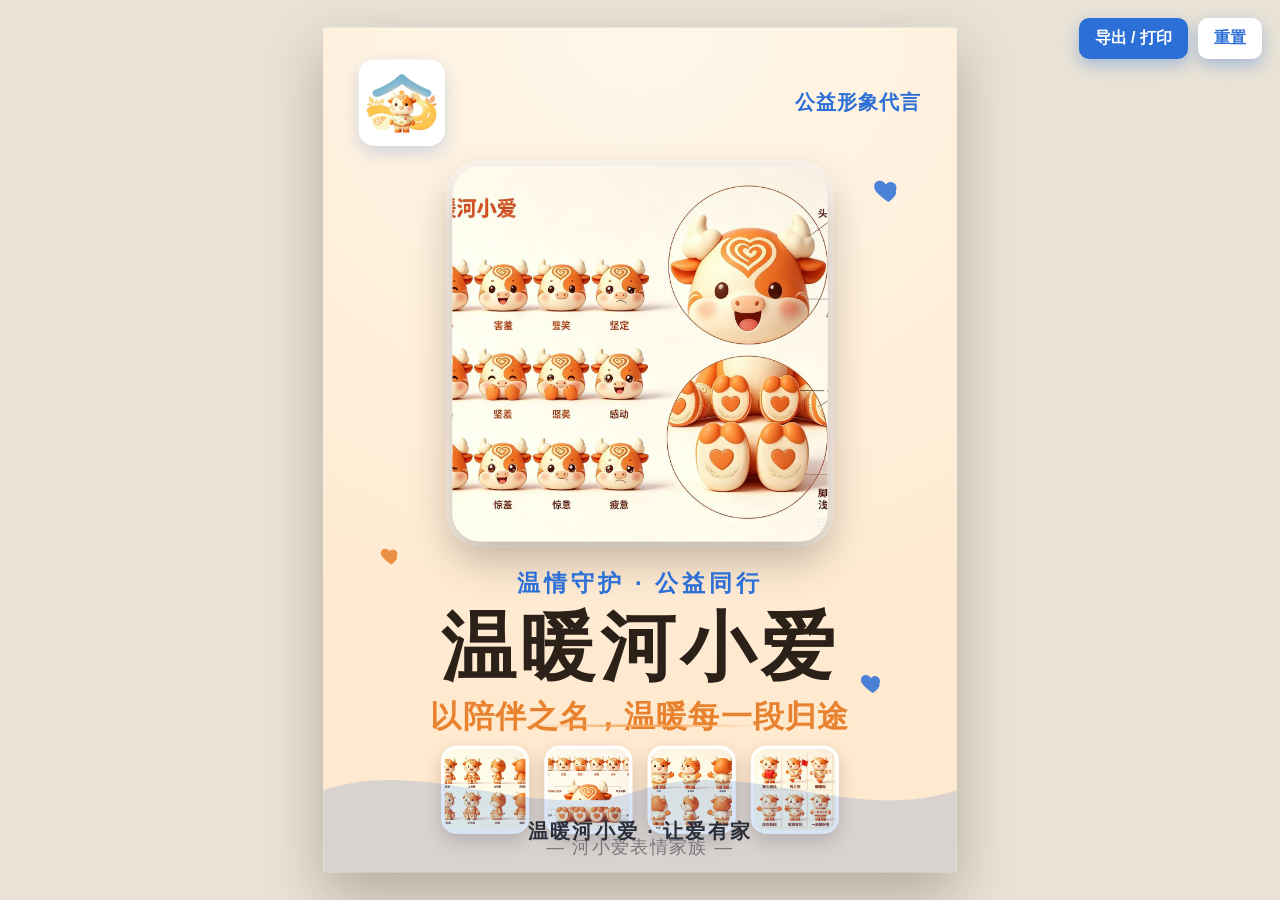
<file: 温暖河小爱_竖版海报.html>
<!DOCTYPE html>
<html lang="zh-CN">
<head>
<meta charset="UTF-8" />
<meta name="viewport" content="width=device-width, initial-scale=1.0" />
<title>温暖河小爱 · 竖版视觉海报</title>
<style>
  :root{
    --cream-1:#FFF7EA;
    --cream-2:#FFE9CF;
    --ink:#2B2118;
    --warm:#E8822E;
    --warm-soft:#F6A85C;
    --blue:#2C6FD6;
    --blue-soft:#5B93E8;
  }
  *{box-sizing:border-box;margin:0;padding:0;}
  html,body{height:100%;}
  body{
    background:#E9E2D6;
    font-family:"PingFang SC","Hiragino Sans GB","Microsoft YaHei",sans-serif;
    display:flex;align-items:center;justify-content:center;
    overflow:auto;
  }
  /* scaler keeps the fixed 1080x1440 stage fitting any window */
  #scaler{transform-origin:center center;}
  .stage{
    position:relative;
    width:1080px;height:1440px;
    background:
      radial-gradient(120% 80% at 50% 0%, var(--cream-1) 0%, var(--cream-2) 100%);
    overflow:hidden;
    box-shadow:0 40px 90px rgba(43,33,24,.28);
  }
  /* soft decorative waves at bottom */
  .waves{position:absolute;left:0;right:0;bottom:0;height:260px;opacity:.18;}

  /* top brand bar */
  .topbar{position:absolute;top:54px;left:60px;right:60px;display:flex;align-items:center;justify-content:space-between;}
  .emblem{width:148px;height:148px;border-radius:28px;background:#fff;
    box-shadow:0 12px 30px rgba(44,111,214,.22);object-fit:contain;padding:10px;}
  .eyebrow-top{font-size:34px;font-weight:700;color:var(--blue);letter-spacing:2px;}

  /* hero */
  .hero-wrap{position:absolute;top:236px;left:0;right:0;display:flex;justify-content:center;}
  .hero{width:640px;height:640px;border-radius:48px;object-fit:cover;
    box-shadow:0 30px 70px rgba(43,33,24,.30), 0 0 0 10px rgba(255,255,255,.55);}

  /* title block */
  .title-block{position:absolute;top:920px;left:60px;right:60px;text-align:center;}
  .eyebrow{font-size:40px;font-weight:700;color:var(--blue);letter-spacing:6px;margin-bottom:14px;}
  .title{font-size:128px;font-weight:800;color:var(--ink);letter-spacing:8px;line-height:1.05;}
  .subtitle{font-size:52px;font-weight:600;color:var(--warm);letter-spacing:3px;margin-top:18px;}

  .divider{position:absolute;top:1188px;left:340px;right:340px;height:4px;border-radius:4px;
    background:linear-gradient(90deg,transparent,var(--warm-soft),transparent);}

  /* family strip */
  .family{position:absolute;top:1224px;left:0;right:0;display:flex;justify-content:center;gap:26px;}
  .family img{width:150px;height:150px;border-radius:26px;object-fit:cover;
    box-shadow:0 14px 30px rgba(43,33,24,.20);border:6px solid #fff;}
  .family .cap{position:absolute;bottom:-44px;left:0;right:0;text-align:center;
    font-size:30px;color:#8a7a66;letter-spacing:3px;}

  .footer{position:absolute;bottom:46px;left:0;right:0;text-align:center;
    font-size:34px;font-weight:700;color:var(--ink);letter-spacing:4px;}

  /* floating hearts */
  .heart{position:absolute;opacity:.85;}
  .h1{top:250px;right:90px;width:54px;}
  .h2{top:880px;left:96px;width:40px;}
  .h3{bottom:300px;right:120px;width:46px;}

  .toolbar{position:fixed;top:18px;right:18px;display:flex;gap:10px;z-index:50;}
  .toolbar button{font-family:inherit;font-size:16px;font-weight:700;color:#fff;background:var(--blue);
    border:none;border-radius:10px;padding:10px 16px;cursor:pointer;box-shadow:0 6px 16px rgba(44,111,214,.35);}
  .toolbar button.ghost{background:#fff;color:var(--blue);}
  @media print{.toolbar{display:none;} body{background:#fff;}}
</style>
</head>
<body>
  <div class="toolbar">
    <button onclick="window.print()">导出 / 打印</button>
    <button class="ghost" onclick="location.reload()">重置</button>
  </div>

  <div id="scaler">
    <div class="stage" id="stage">
      <!-- decorative hearts -->
      <svg class="heart h1" viewBox="0 0 24 24" fill="#2C6FD6"><path d="M12 21s-7.5-4.9-10-9.2C.6 9 1.7 5.7 4.8 5c2-.5 3.9.5 4.9 2 .4.6.6 1 .3 1 .9-1.5 2.9-2.5 4.9-2 3.1.7 4.2 4 2.8 6.8C19.5 16.1 12 21 12 21z"/></svg>
      <svg class="heart h2" viewBox="0 0 24 24" fill="#E8822E"><path d="M12 21s-7.5-4.9-10-9.2C.6 9 1.7 5.7 4.8 5c2-.5 3.9.5 4.9 2 .4.6.6 1 .3 1 .9-1.5 2.9-2.5 4.9-2 3.1.7 4.2 4 2.8 6.8C19.5 16.1 12 21 12 21z"/></svg>
      <svg class="heart h3" viewBox="0 0 24 24" fill="#2C6FD6"><path d="M12 21s-7.5-4.9-10-9.2C.6 9 1.7 5.7 4.8 5c2-.5 3.9.5 4.9 2 .4.6.6 1 .3 1 .9-1.5 2.9-2.5 4.9-2 3.1.7 4.2 4 2.8 6.8C19.5 16.1 12 21 12 21z"/></svg>

      <!-- top brand bar -->
      <div class="topbar">
        <img class="emblem" src="poster-assets/emblem.png" alt="队徽" />
        <div class="eyebrow-top">公益形象代言</div>
      </div>

      <!-- hero mascot -->
      <div class="hero-wrap">
        <img class="hero" src="poster-assets/mascot-1.jpg" alt="温暖河小爱" />
      </div>

      <!-- title -->
      <div class="title-block">
        <div class="eyebrow">温情守护 · 公益同行</div>
        <div class="title">温暖河小爱</div>
        <div class="subtitle">以陪伴之名，温暖每一段归途</div>
      </div>

      <div class="divider"></div>

      <!-- family strip -->
      <div class="family">
        <img src="poster-assets/mascot-2.jpg" alt="表情 2" />
        <img src="poster-assets/mascot-3.jpg" alt="表情 3" />
        <img src="poster-assets/mascot-4.jpg" alt="表情 4" />
        <img src="poster-assets/mascot-5.jpg" alt="表情 5" />
        <div class="cap">— 河小爱表情家族 —</div>
      </div>

      <div class="footer">温暖河小爱 · 让爱有家</div>

      <!-- bottom waves -->
      <svg class="waves" viewBox="0 0 1080 260" preserveAspectRatio="none" fill="#2C6FD6">
        <path d="M0 120 C 180 60 360 180 540 120 C 720 60 900 180 1080 120 L1080 260 L0 260 Z"/>
        <path d="M0 170 C 200 110 380 220 560 160 C 740 100 920 210 1080 160 L1080 260 L0 260 Z" opacity="0.6"/>
      </svg>
    </div>
  </div>

  <script>
    function fit(){
      var s = Math.min(window.innerWidth/1080, (window.innerHeight-20)/1440) * 0.96;
      if(s>1) s=1;
      document.getElementById('scaler').style.transform = 'scale('+s+')';
    }
    window.addEventListener('resize', fit);
    fit();
  </script>
</body>
</html>
</file>
